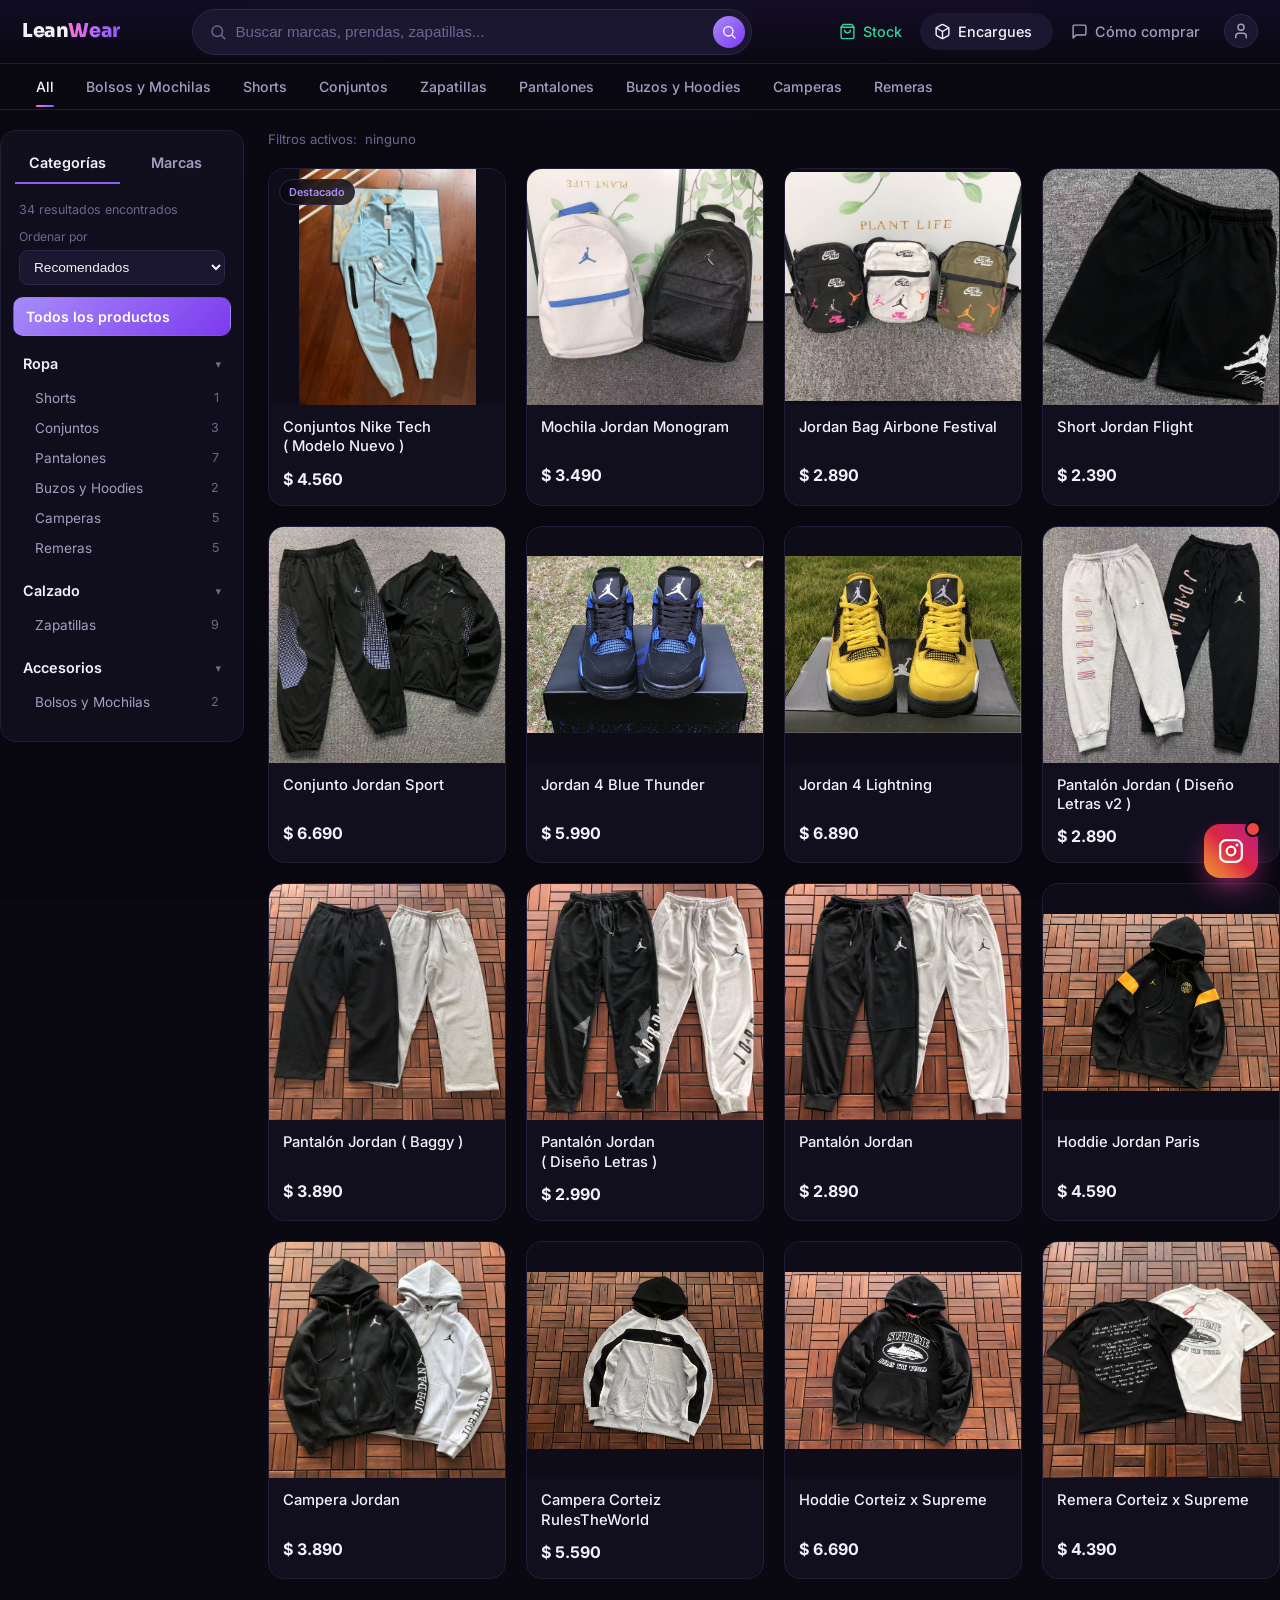
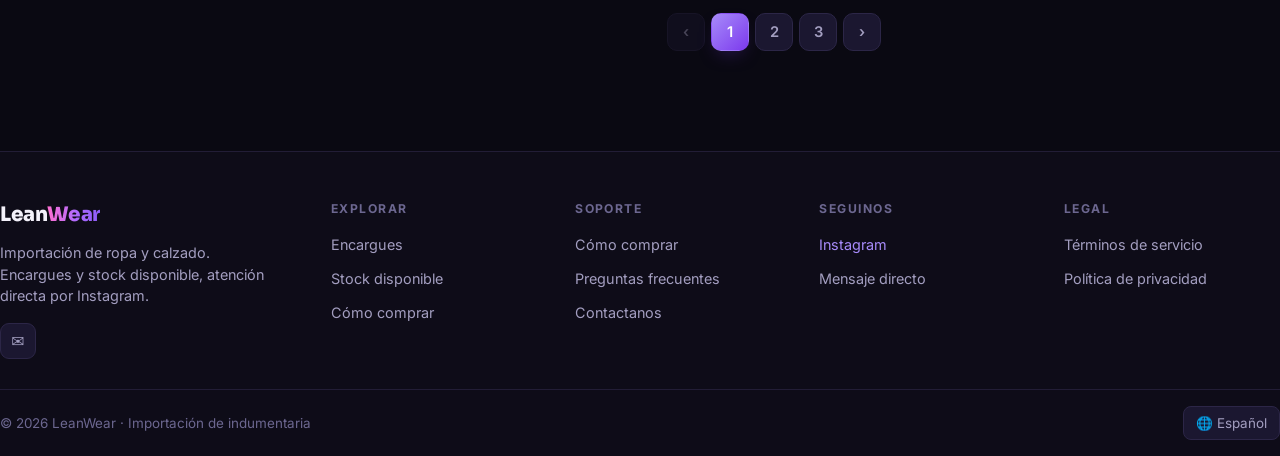
<file: index.html>
<!DOCTYPE html>
<html lang="es">
<head>
  <meta charset="UTF-8" />
  <meta name="viewport" content="width=device-width, initial-scale=1.0" />
  <meta name="description" content="LeanWear — Encargues a pedido de ropa y calzado importado." />
  <meta name="theme-color" content="#0a0912" />
  <link rel="icon" type="image/svg+xml" href="favicon.svg" />
  <title>Encargues · LeanWear</title>
  <link rel="preconnect" href="https://fonts.googleapis.com" />
  <link rel="preconnect" href="https://fonts.gstatic.com" crossorigin />
  <link href="https://fonts.googleapis.com/css2?family=Sora:wght@400;600;700;800&family=Inter:wght@400;500;600;700&display=swap" rel="stylesheet" />
  <link rel="stylesheet" href="css/styles.css" />
</head>
<body data-page="encargues">
  <main>
    <div class="catalog" data-seccion="encargues"></div>
  </main>

  <script src="js/config.js"></script>
  <script src="js/products.js"></script>
  <script src="js/layout.js"></script>
  <script src="js/catalog.js"></script>
</body>
</html>
</file>
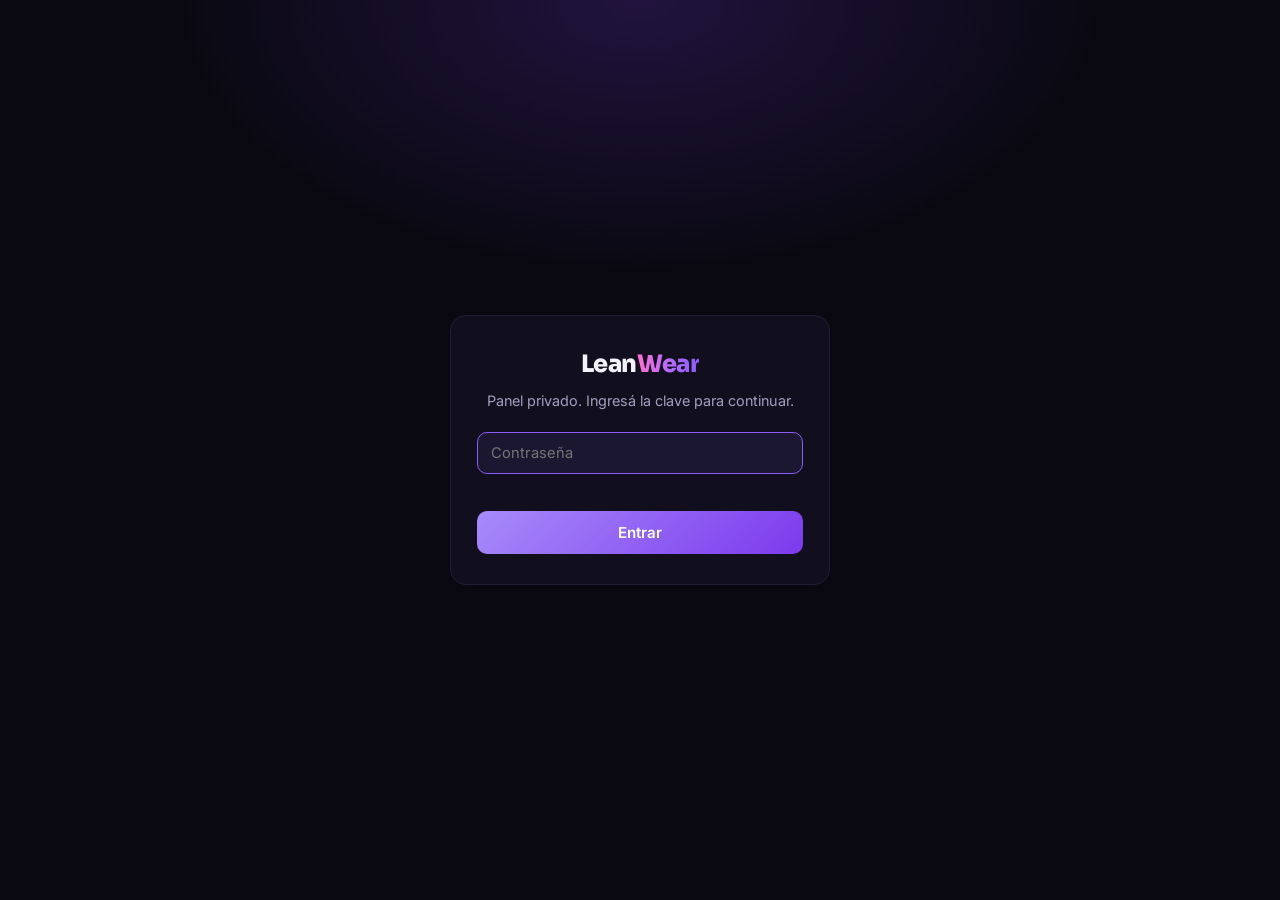
<file: admin.html>
<!DOCTYPE html>
<html lang="es">
<head>
  <meta charset="UTF-8" />
  <meta name="viewport" content="width=device-width, initial-scale=1.0" />
  <meta name="robots" content="noindex, nofollow" />
  <title>Panel · LeanWear</title>
  <link rel="icon" type="image/svg+xml" href="favicon.svg" />
  <link rel="preconnect" href="https://fonts.googleapis.com" />
  <link rel="preconnect" href="https://fonts.gstatic.com" crossorigin />
  <link href="https://fonts.googleapis.com/css2?family=Sora:wght@400;600;700;800&family=Inter:wght@400;500;600;700&display=swap" rel="stylesheet" />
  <link rel="stylesheet" href="css/styles.css" />
</head>
<body class="admin-body admin">

  <!-- ===== Pantalla de clave ===== -->
  <div class="gate" id="gate">
    <div class="gate-card">
      <span class="brand-name">Lean<b style="background:var(--grad-logo);-webkit-background-clip:text;background-clip:text;-webkit-text-fill-color:transparent;">Wear</b></span>
      <p>Panel privado. Ingresá la clave para continuar.</p>
      <input type="password" id="gatePass" placeholder="Contraseña" autocomplete="off" />
      <div class="gate-err" id="gateErr"></div>
      <button class="btn-admin" id="gateBtn" style="width:100%;margin-top:14px;">Entrar</button>
    </div>
  </div>

  <!-- ===== Panel (oculto hasta autenticar) ===== -->
  <div id="panel" hidden>
    <div class="admin-top">
      <div>
        <span class="brand-name">Lean<b style="color:var(--purple-2);">Wear</b></span>
        <span class="tag">Panel de productos</span>
      </div>
      <div style="display:flex;gap:10px;">
        <a class="admin-logout" href="index.html" target="_blank" rel="noopener">Ver sitio ↗</a>
        <button class="admin-logout" id="logoutBtn">Salir</button>
      </div>
    </div>

    <div class="admin-wrap">
      <div class="admin-grid">

        <!-- 1. Conexión GitHub -->
        <div class="panel-card">
          <h2><span class="step">1.</span> Conexión con GitHub</h2>
          <p class="hint">Necesario para publicar. El token queda guardado solo en este navegador.</p>
          <div class="row3">
            <div class="field"><label>Usuario / organización</label><input id="ghOwner" placeholder="tu-usuario" /></div>
            <div class="field"><label>Repositorio</label><input id="ghRepo" placeholder="leanwear" /></div>
            <div class="field"><label>Rama</label><input id="ghBranch" placeholder="main" /></div>
          </div>
          <div class="field">
            <label>Token de acceso (fine-grained, permiso "Contents: Read and write")</label>
            <input id="ghToken" type="password" placeholder="github_pat_..." autocomplete="off" />
            <div class="sub">Creá uno en GitHub → Settings → Developer settings → Fine-grained tokens, dándole acceso solo a este repositorio.</div>
          </div>
          <div class="pub-bar">
            <button class="btn-ghost2" id="testBtn">Probar conexión</button>
            <button class="btn-danger" id="forgetBtn">Borrar token de este navegador</button>
          </div>
          <div class="conn-status" id="connStatus"></div>
        </div>

        <!-- 2. Nuevo producto -->
        <div class="panel-card">
          <h2><span class="step">2.</span> Nuevo producto</h2>
          <p class="hint">Completá los datos. Los campos con * son obligatorios.</p>

          <div class="field"><label>Nombre *</label><input id="fNombre" placeholder="Buzo Oversize Essential" /></div>

          <div class="row3">
            <div class="field"><label>Marca *</label><input id="fMarca" placeholder="Nike" /></div>
            <div class="field"><label>Categoría *</label><select id="fCategoria"></select></div>
            <div class="field"><label>Sección *</label>
              <select id="fSeccion">
                <option value="stock">Stock (disponible)</option>
                <option value="encargues">Encargues (a pedido)</option>
              </select>
            </div>
          </div>

          <div class="field" id="newCatBox" hidden>
            <label>Nueva categoría</label>
            <div class="row2">
              <input id="newCatLabel" placeholder="Nombre visible (ej: Camperas)" />
              <select id="newCatGrupo"></select>
            </div>
            <div class="sub">Se crea sola y aparece en el menú lateral, dentro del grupo elegido.</div>
          </div>

          <div class="row2">
            <div class="field"><label>Precio</label><input id="fPrecio" type="number" min="0" placeholder="38000" /></div>
            <div class="field"><label>Talles (separados por coma)</label><input id="fTalles" placeholder="S, M, L, XL" /></div>
          </div>

          <div class="field"><label>Colores (separados por coma)</label><input id="fColores" placeholder="Negro, Gris, Violeta" /></div>

          <div class="field"><label>Descripción</label><textarea id="fDescripcion" placeholder="Algodón frisado, corte oversize..."></textarea></div>

          <div class="row2">
            <div class="field check"><input type="checkbox" id="fDestacado" /><label for="fDestacado" style="margin:0;">Destacado ★</label></div>
            <div class="field check"><input type="checkbox" id="fAgotado" /><label for="fAgotado" style="margin:0;">Agotado</label></div>
          </div>
        </div>

        <!-- 3. Imágenes -->
        <div class="panel-card">
          <h2><span class="step">3.</span> Fotos</h2>
          <p class="hint">Subí una o varias. La primera es la principal. Se guardan en <code>assets/&lt;marca&gt;/</code>.</p>
          <div class="img-drop" id="imgDrop">
            Arrastrá las fotos acá o <b>hacé click para elegir</b>
            <input type="file" id="imgInput" accept="image/*" multiple hidden />
          </div>
          <div class="img-previews" id="imgPreviews"></div>
        </div>

        <!-- 4. Publicar -->
        <div class="panel-card">
          <h2><span class="step">4.</span> Publicar</h2>
          <p class="hint">Sube las imágenes y agrega el producto al catálogo con un commit. El sitio se actualiza en ~1 minuto.</p>
          <div class="edit-badge" id="editBadge" hidden>✏️ Editando <b id="editName"></b> — <button type="button" id="cancelEdit">cancelar</button></div>
          <button class="btn-admin" id="publishBtn">Publicar producto</button>
          <div class="log" id="log"></div>
        </div>

        <!-- 5. Gestionar / eliminar -->
        <div class="panel-card">
          <h2><span class="step">5.</span> Productos cargados</h2>
          <p class="hint">Catálogo actual (leído del repo). Podés eliminar productos.</p>
          <button class="btn-ghost2" id="reloadBtn">↻ Actualizar lista</button>
          <div class="prod-list" id="prodList"></div>
        </div>

      </div>
    </div>
  </div>

  <script src="js/config.js"></script>
  <script src="js/admin.js"></script>
</body>
</html>
</file>
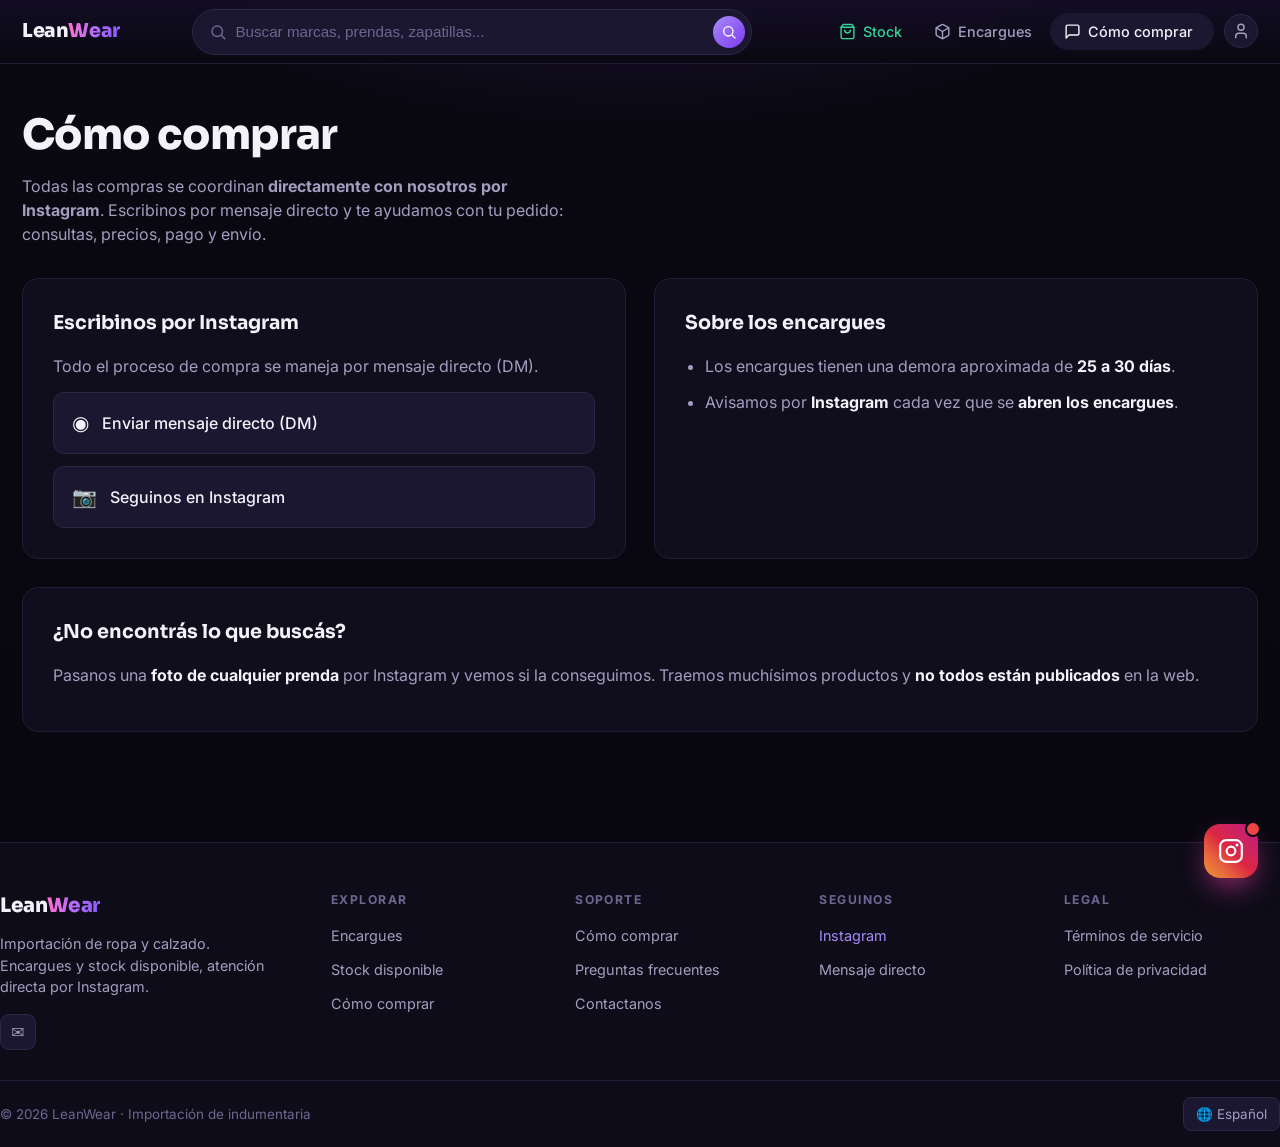
<file: contacto.html>
<!DOCTYPE html>
<html lang="es">
<head>
  <meta charset="UTF-8" />
  <meta name="viewport" content="width=device-width, initial-scale=1.0" />
  <meta name="description" content="LeanWear — Cómo comprar. Todas las compras se coordinan por Instagram." />
  <meta name="theme-color" content="#0a0912" />
  <link rel="icon" type="image/svg+xml" href="favicon.svg" />
  <title>Cómo Comprar · LeanWear</title>
  <link rel="preconnect" href="https://fonts.googleapis.com" />
  <link rel="preconnect" href="https://fonts.gstatic.com" crossorigin />
  <link href="https://fonts.googleapis.com/css2?family=Sora:wght@400;600;700;800&family=Inter:wght@400;500;600;700&display=swap" rel="stylesheet" />
  <link rel="stylesheet" href="css/styles.css" />
</head>
<body data-page="contacto">
  <main class="container">
    <div class="page-head">
      <h1>Cómo comprar</h1>
      <p>Todas las compras se coordinan <strong>directamente con nosotros por Instagram</strong>. Escribinos por mensaje directo y te ayudamos con tu pedido: consultas, precios, pago y envío.</p>
    </div>

    <div class="contacto-grid">
      <div class="contacto-card">
        <h3>Escribinos por Instagram</h3>
        <p class="cc-text">Todo el proceso de compra se maneja por mensaje directo (DM).</p>
        <ul class="contact-list">
          <li><a id="igDmLink" href="#" target="_blank" rel="noopener"><span class="ci">◉</span> Enviar mensaje directo (DM)</a></li>
          <li><a id="igLink" href="#" target="_blank" rel="noopener"><span class="ci">📷</span> Seguinos en Instagram</a></li>
        </ul>
      </div>

      <div class="contacto-card">
        <h3>Sobre los encargues</h3>
        <ul class="cc-list">
          <li>Los encargues tienen una demora aproximada de <strong>25 a 30 días</strong>.</li>
          <li>Avisamos por <strong>Instagram</strong> cada vez que se <strong>abren los encargues</strong>.</li>
        </ul>
      </div>

      <div class="contacto-card cc-wide">
        <h3>¿No encontrás lo que buscás?</h3>
        <p class="cc-text">Pasanos una <strong>foto de cualquier prenda</strong> por Instagram y vemos si la conseguimos. Traemos muchísimos productos y <strong>no todos están publicados</strong> en la web.</p>
      </div>
    </div>
  </main>

  <script src="js/config.js"></script>
  <script src="js/products.js"></script>
  <script src="js/layout.js"></script>
  <script src="js/contacto.js"></script>
</body>
</html>
</file>
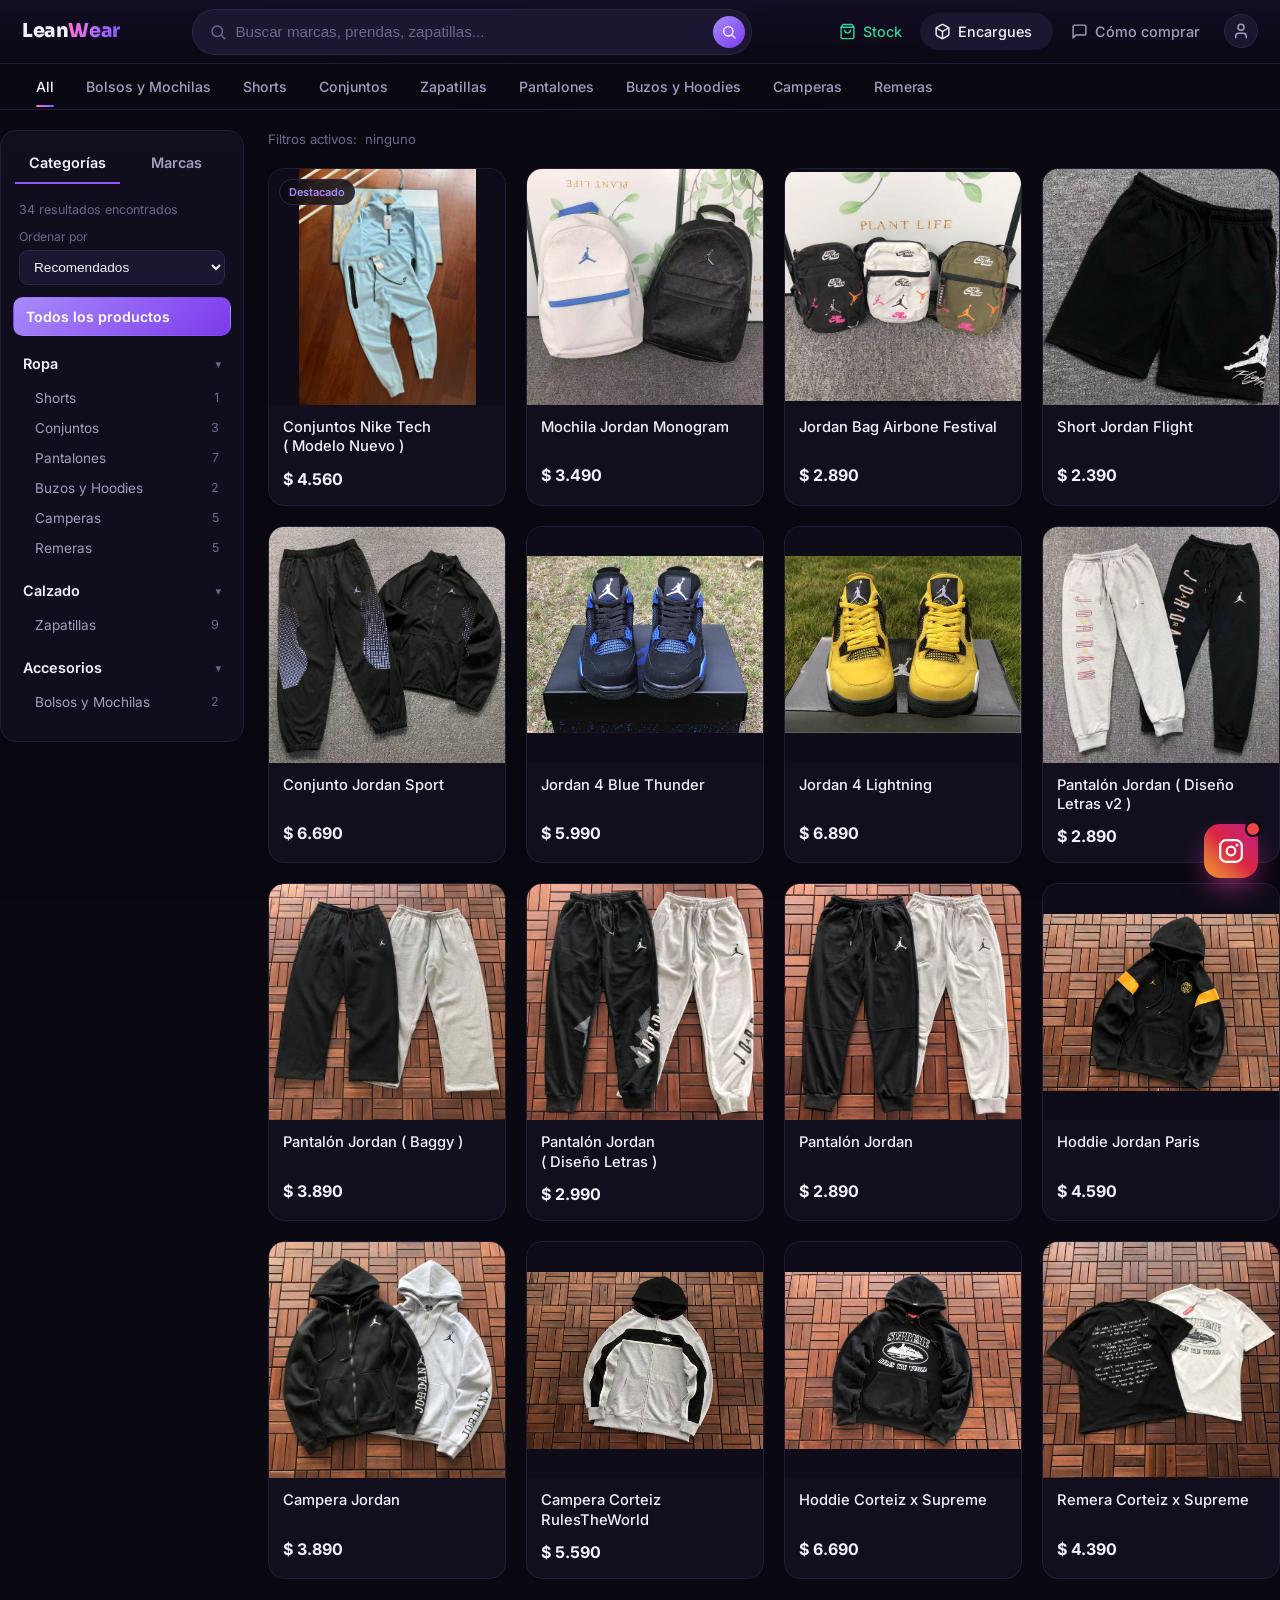
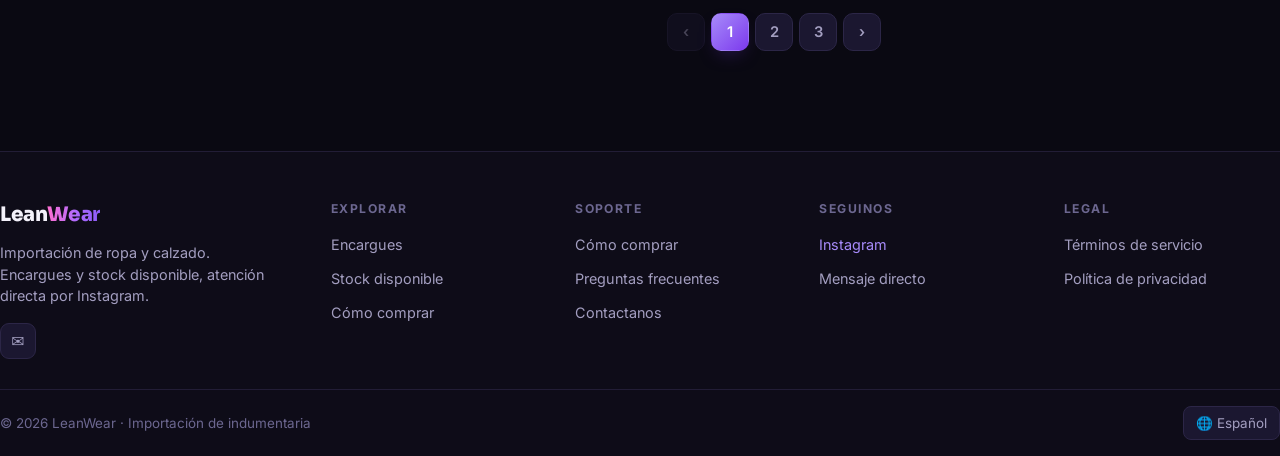
<file: encargues.html>
<!DOCTYPE html>
<html lang="es">
<head>
  <meta charset="UTF-8" />
  <meta http-equiv="refresh" content="0; url=index.html" />
  <link rel="canonical" href="index.html" />
  <title>Encargues · LeanWear</title>
  <script>location.replace("index.html");</script>
</head>
<body>
  Redirigiendo a <a href="index.html">Encargues</a>…
</body>
</html>
</file>
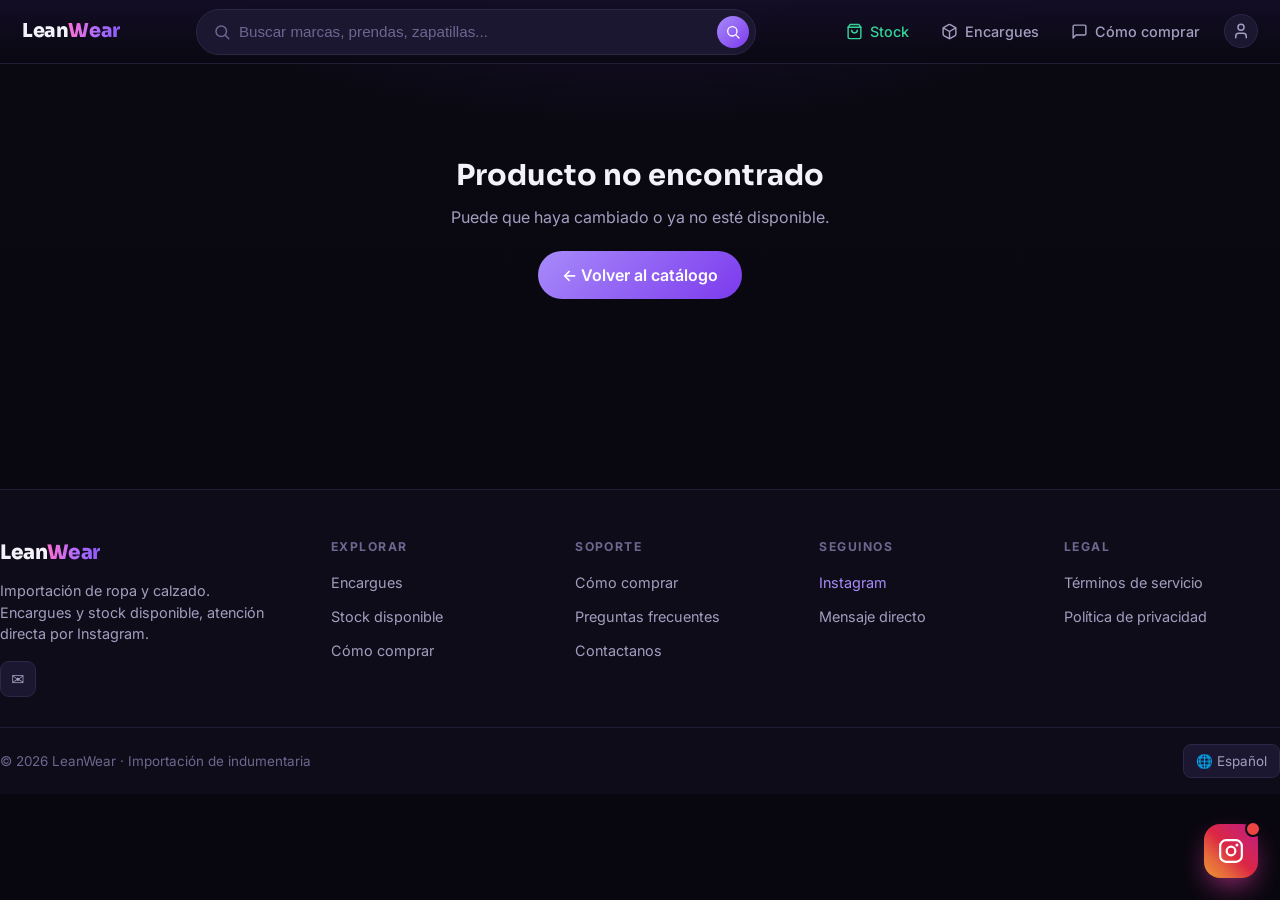
<file: producto.html>
<!DOCTYPE html>
<html lang="es">
<head>
  <meta charset="UTF-8" />
  <meta name="viewport" content="width=device-width, initial-scale=1.0" />
  <meta name="description" content="LeanWear — Detalle de producto." />
  <meta name="theme-color" content="#0a0912" />
  <link rel="icon" type="image/svg+xml" href="favicon.svg" />
  <title>Producto · LeanWear</title>
  <link rel="preconnect" href="https://fonts.googleapis.com" />
  <link rel="preconnect" href="https://fonts.gstatic.com" crossorigin />
  <link href="https://fonts.googleapis.com/css2?family=Sora:wght@400;600;700;800&family=Inter:wght@400;500;600;700&display=swap" rel="stylesheet" />
  <link rel="stylesheet" href="css/styles.css" />
</head>
<body data-page="producto">
  <main class="container producto-page" id="prodMain">
    <!-- Renderizado por js/producto.js -->
  </main>

  <script src="js/config.js"></script>
  <script src="js/products.js"></script>
  <script src="js/layout.js"></script>
  <script src="js/producto.js"></script>
</body>
</html>
</file>
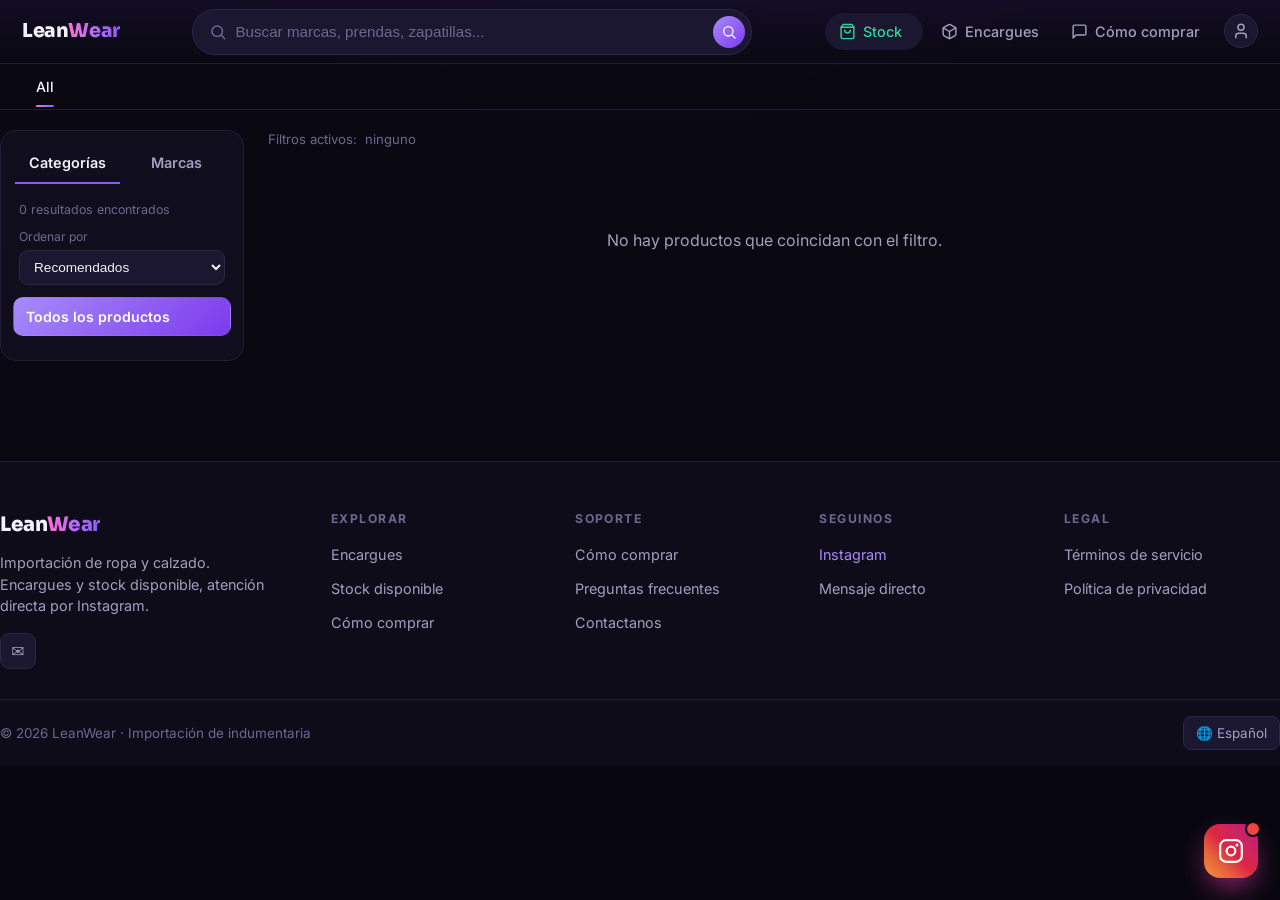
<file: stock.html>
<!DOCTYPE html>
<html lang="es">
<head>
  <meta charset="UTF-8" />
  <meta name="viewport" content="width=device-width, initial-scale=1.0" />
  <meta name="description" content="LeanWear — Stock disponible de ropa y calzado importado." />
  <meta name="theme-color" content="#0a0912" />
  <link rel="icon" type="image/svg+xml" href="favicon.svg" />
  <title>Stock · LeanWear</title>
  <link rel="preconnect" href="https://fonts.googleapis.com" />
  <link rel="preconnect" href="https://fonts.gstatic.com" crossorigin />
  <link href="https://fonts.googleapis.com/css2?family=Sora:wght@400;600;700;800&family=Inter:wght@400;500;600;700&display=swap" rel="stylesheet" />
  <link rel="stylesheet" href="css/styles.css" />
</head>
<body data-page="stock">
  <main>
    <div class="catalog" data-seccion="stock"></div>
  </main>

  <script src="js/config.js"></script>
  <script src="js/products.js"></script>
  <script src="js/layout.js"></script>
  <script src="js/catalog.js"></script>
</body>
</html>
</file>
<file: css/styles.css>
/* ===================================================================
   LeanWear — (ver bloque "Página de producto" al final para el detalle)
   Catálogo de importación (layout tipo tienda)
   Tema oscuro + morado/magenta. Header + barra de categorías +
   sidebar de filtros + grilla + footer. Responsivo.
   =================================================================== */

:root {
  --bg:        #0a0912;
  --bg-elev:   #0e0c18;
  --panel:     #110f1d;
  --panel-2:   #16132599;
  --panel-3:   #1b1730;
  --border:    #221d36;
  --border-2:  #2c2647;
  --text:      #f3f1fa;
  --muted:     #a39ec0;
  --muted-2:   #6c6790;

  --purple:        #8b5cf6;
  --purple-2:      #a78bfa;
  --purple-deep:   #6d28d9;
  --pink:          #ff5fcf;
  --grad-logo:     linear-gradient(90deg, #ff6fd1 0%, #b06bff 55%, #8b5cf6 100%);
  --grad-purple:   linear-gradient(135deg, #a78bfa 0%, #7c3aed 100%);
  --grad-ig:       linear-gradient(45deg, #f09433 0%, #e6683c 25%, #dc2743 50%, #cc2366 75%, #bc1888 100%);

  --radius:    16px;
  --radius-sm: 11px;
  --shadow:    0 18px 50px -22px rgba(124, 58, 237, .6);
  --maxw:      1500px;
  --header-h:  64px;
  --cats-h:    46px;

  --font-head: "Sora", system-ui, sans-serif;
  --font-body: "Inter", system-ui, sans-serif;
}

* { box-sizing: border-box; margin: 0; padding: 0; }
html { scroll-behavior: smooth; }
body {
  font-family: var(--font-body);
  background: var(--bg);
  color: var(--text);
  line-height: 1.5;
  -webkit-font-smoothing: antialiased;
}
body::before {
  content: "";
  position: fixed; inset: 0; z-index: -1;
  background:
    radial-gradient(70% 40% at 50% -10%, rgba(124, 58, 237, .18), transparent 60%),
    linear-gradient(180deg, var(--bg) 0%, #08070f 100%);
}
a { color: inherit; text-decoration: none; }
img { display: block; max-width: 100%; }
button { font-family: inherit; cursor: pointer; }
::-webkit-scrollbar { height: 8px; width: 8px; }
::-webkit-scrollbar-thumb { background: var(--border-2); border-radius: 8px; }

.container { width: 100%; max-width: var(--maxw); margin: 0 auto; padding: 0 22px; }

/* ===================== Header ===================== */
.site-header {
  position: sticky; top: 0; z-index: 60;
  height: var(--header-h);
  background: linear-gradient(180deg, rgba(20, 14, 38, .92), rgba(10, 9, 18, .92));
  backdrop-filter: blur(14px);
  border-bottom: 1px solid var(--border);
}
.header-inner { height: 100%; display: flex; align-items: center; gap: 20px; }

.brand { display: flex; align-items: center; gap: 9px; flex: 0 0 auto; }
.brand-mark {
  width: 30px; height: 30px; border-radius: 9px;
  display: grid; place-items: center;
  background: var(--grad-logo);
  color: #fff; font-weight: 800; font-family: var(--font-head);
  box-shadow: 0 6px 18px -6px var(--pink);
}
.brand-name { font-family: var(--font-head); font-weight: 800; font-size: 1.2rem; letter-spacing: -.4px; }
.brand-name b {
  font-weight: 800;
  background: var(--grad-logo);
  -webkit-background-clip: text; background-clip: text; -webkit-text-fill-color: transparent;
}

/* Buscador */
.search {
  flex: 1 1 auto; max-width: 560px; margin: 0 auto;
  display: flex; align-items: center; gap: 8px;
  background: var(--panel-3);
  border: 1px solid var(--border-2);
  border-radius: 999px;
  padding: 6px 6px 6px 16px;
  transition: border-color .2s;
}
.search:focus-within { border-color: var(--purple); }
.search .ico { color: var(--muted-2); display: grid; place-items: center; }
.nav-ico { width: 17px; height: 17px; flex: 0 0 auto; }
.search .ico .nav-ico { width: 18px; height: 18px; }
.search-go .nav-ico { width: 16px; height: 16px; }
.account .nav-ico { width: 18px; height: 18px; }
.search input {
  flex: 1; background: none; border: 0; outline: none;
  color: var(--text); font-size: .95rem;
}
.search input::placeholder { color: var(--muted-2); }
.search .search-clear {
  background: none; border: 0; color: var(--muted-2); font-size: 1rem;
  padding: 0 4px; display: none;
}
.search .search-clear.show { display: block; }
.search .search-go {
  width: 32px; height: 32px; border-radius: 50%; border: 0;
  background: var(--grad-purple); color: #fff; font-size: .9rem;
  display: grid; place-items: center; flex: 0 0 auto;
}

/* Nav derecha */
.header-nav { display: flex; align-items: center; gap: 4px; flex: 0 0 auto; }
.header-nav a {
  display: inline-flex; align-items: center; gap: 7px;
  font-size: .9rem; font-weight: 500; color: var(--muted);
  padding: 8px 14px; border-radius: 999px; transition: .18s;
}
.header-nav a:hover { color: var(--text); background: var(--panel-3); }
.header-nav a.active { color: var(--text); background: var(--panel-3); }
.header-nav a.nav-stock { color: #34d399; }                 /* "Stock" en verde */
.header-nav a.nav-stock:hover, .header-nav a.nav-stock.active { color: #34d399; background: var(--panel-3); }
.header-nav a.active::after {
  content: ""; }
.account {
  width: 34px; height: 34px; border-radius: 50%;
  display: grid; place-items: center; color: var(--muted);
  border: 1px solid var(--border-2); background: var(--panel-3);
  font-size: 1rem; margin-left: 6px;
}
.nav-toggle { display: none; background: none; border: 0; flex-direction: column; gap: 5px; padding: 6px; }
.nav-toggle span { width: 22px; height: 2px; background: var(--text); border-radius: 2px; transition: .3s; }
.nav-toggle.open span:nth-child(1){ transform: translateY(7px) rotate(45deg); }
.nav-toggle.open span:nth-child(2){ opacity: 0; }
.nav-toggle.open span:nth-child(3){ transform: translateY(-7px) rotate(-45deg); }

/* ===================== Barra de categorías ===================== */
.cat-bar {
  position: sticky; top: var(--header-h); z-index: 55;
  height: var(--cats-h);
  background: rgba(10, 9, 18, .92);
  backdrop-filter: blur(12px);
  border-bottom: 1px solid var(--border);
}
.cat-bar-inner { height: 100%; display: flex; align-items: center; gap: 4px; overflow-x: auto; scrollbar-width: none; }
.cat-bar-inner::-webkit-scrollbar { display: none; }
.cat-tab {
  position: relative;
  background: none; border: 0; color: var(--muted);
  font-size: .88rem; font-weight: 500; white-space: nowrap;
  padding: 12px 14px; transition: color .18s;
}
.cat-tab:hover { color: var(--text); }
.cat-tab.active { color: var(--text); }
.cat-tab.active::after {
  content: ""; position: absolute; left: 14px; right: 14px; bottom: 0;
  height: 2px; background: var(--grad-logo); border-radius: 2px;
}

/* ===================== Layout catálogo ===================== */
.catalog-shell { padding: 20px 0 60px; }
.catalog-grid { display: grid; grid-template-columns: 244px 1fr; gap: 24px; align-items: start; }

/* Sidebar */
.sidebar {
  position: sticky; top: calc(var(--header-h) + var(--cats-h) + 16px);
  background: var(--panel-2);
  border: 1px solid var(--border);
  border-radius: var(--radius);
  padding: 6px 6px 14px;
  max-height: calc(100vh - var(--header-h) - var(--cats-h) - 32px);
  overflow-y: auto;
}
.sb-tabs { display: flex; gap: 4px; padding: 8px 8px 0; }
.sb-tab {
  flex: 1; background: none; border: 0; color: var(--muted);
  font-size: .9rem; font-weight: 600; padding: 9px 6px 11px;
  border-bottom: 2px solid transparent;
}
.sb-tab.active { color: var(--text); border-bottom-color: var(--purple); }
.sb-meta { padding: 12px 12px 6px; }
.sb-count { font-size: .78rem; color: var(--muted-2); }
.sb-sort { margin-top: 8px; }
.sb-sort label { font-size: .76rem; color: var(--muted-2); display: block; margin-bottom: 4px; }
.sb-sort select {
  width: 100%; background: var(--panel-3); color: var(--text);
  border: 1px solid var(--border-2); border-radius: 9px;
  padding: 8px 10px; font-size: .85rem; outline: none;
}
.sb-panel { padding: 6px 6px 0; }
.sb-panel[hidden] { display: none; }
.sb-all {
  display: block; width: 100%; text-align: left;
  background: var(--panel-3); border: 1px solid var(--border-2);
  color: var(--text); font-size: .88rem; font-weight: 600;
  padding: 10px 12px; border-radius: 10px; margin-bottom: 10px;
}
.sb-all.active { background: var(--grad-purple); border-color: transparent; color: #fff; }

.sb-group { margin-bottom: 4px; }
.sb-group-head {
  display: flex; align-items: center; justify-content: space-between;
  width: 100%; background: none; border: 0; color: var(--text);
  font-size: .9rem; font-weight: 600; padding: 9px 10px;
  border-radius: 8px;
}
.sb-group-head:hover { background: var(--panel-3); }
.sb-group-head .chev { color: var(--muted-2); transition: transform .2s; font-size: .7rem; }
.sb-group.collapsed .chev { transform: rotate(-90deg); }
.sb-group.collapsed .sb-items { display: none; }
.sb-items { display: flex; flex-direction: column; padding: 2px 0 6px; }
.sb-item {
  text-align: left; background: none; border: 0;
  color: var(--muted); font-size: .85rem;
  padding: 7px 12px 7px 22px; border-radius: 8px; transition: .15s;
  display: flex; justify-content: space-between; gap: 8px;
}
.sb-item:hover { color: var(--text); background: var(--panel-3); }
.sb-item.active { color: var(--purple-2); }
.sb-item .qty { color: var(--muted-2); font-size: .78rem; }
.sb-divider { height: 1px; background: var(--border); margin: 8px 6px; }

/* Contenido */
.content { min-width: 0; }
.toolbar {
  display: flex; align-items: center; gap: 12px; flex-wrap: wrap;
  margin-bottom: 18px;
}
.active-filters { display: flex; align-items: center; gap: 8px; flex-wrap: wrap; flex: 1; }
.af-label { font-size: .82rem; color: var(--muted-2); }
.af-chip {
  display: inline-flex; align-items: center; gap: 7px;
  font-size: .82rem; color: var(--text);
  background: var(--panel-3); border: 1px solid var(--border-2);
  padding: 5px 7px 5px 12px; border-radius: 999px;
}
.af-chip button { background: none; border: 0; color: var(--muted); font-size: .9rem; line-height: 1; }
.af-clear { font-size: .82rem; color: var(--purple-2); background: none; border: 0; }
.ask-ig {
  display: inline-flex; align-items: center; gap: 8px;
  font-size: .85rem; font-weight: 600; color: #fff;
  border: 1px solid transparent;
  background: var(--grad-ig);
  padding: 8px 16px; border-radius: 999px; transition: .2s;
  box-shadow: 0 8px 22px -10px #c1338e;
}
.ask-ig:hover { transform: translateY(-1px); filter: brightness(1.06); }

/* Grilla */
.grid { display: grid; grid-template-columns: repeat(4, 1fr); gap: 20px; }

/* Paginación (1 2 3 …) */
.pager { display: flex; justify-content: center; align-items: center; gap: 6px; flex-wrap: wrap; margin-top: 34px; }
.pager:empty { display: none; }
.pg-btn { min-width: 38px; height: 38px; padding: 0 10px; border-radius: 10px;
  background: var(--panel-3); border: 1px solid var(--border-2); color: var(--muted);
  font-size: .92rem; font-weight: 600; cursor: pointer; transition: .15s; }
.pg-btn:hover:not(.dis):not(.active) { color: var(--text); border-color: var(--purple); }
.pg-btn.active { background: var(--grad-purple); border-color: transparent; color: #fff; box-shadow: 0 8px 20px -10px rgba(124, 58, 237, .55); }
.pg-btn.dis { opacity: .4; cursor: not-allowed; }
.pg-dots { color: var(--muted-2); padding: 0 4px; }
.card {
  background: var(--panel); border: 1px solid var(--border);
  border-radius: var(--radius); overflow: hidden; cursor: pointer;
  transition: transform .2s, border-color .2s, box-shadow .2s;
  animation: fadeUp .45s both;
}
.card:hover { transform: translateY(-5px); border-color: var(--border-2); box-shadow: var(--shadow); }
.card-media { position: relative; aspect-ratio: 1 / 1; background: var(--bg-elev); overflow: hidden; }
.card-media img { width: 100%; height: 100%; object-fit: contain; transition: transform .35s; }
.card:hover .card-media img { transform: scale(1.04); }
.card-badge {
  position: absolute; top: 10px; left: 10px;
  font-size: .68rem; font-weight: 600; padding: 4px 9px; border-radius: 999px;
  background: rgba(10, 9, 18, .8); backdrop-filter: blur(6px);
  border: 1px solid var(--border-2); color: var(--purple-2);
}
.card-badge.sold { color: #ff8a8a; }
.card-body { padding: 13px 14px 14px; }
.card-name {
  font-size: .92rem; font-weight: 500; line-height: 1.32; color: var(--text);
  min-height: 2.4em; display: -webkit-box; -webkit-line-clamp: 2; -webkit-box-orient: vertical; overflow: hidden;
  text-wrap: pretty; /* evita dejar una palabra/")" sola al final */
}
.card-foot { display: flex; align-items: center; justify-content: space-between; margin-top: 10px; }
.card-price { font-weight: 700; font-size: 1rem; }
.card-fav { background: none; border: 0; color: var(--muted-2); font-size: 1.05rem; transition: .18s; }
.card-fav:hover, .card-fav.on { color: var(--pink); }

.empty-state { color: var(--muted); text-align: center; padding: 60px 0; grid-column: 1 / -1; }
@keyframes fadeUp { from { opacity: 0; transform: translateY(12px); } to { opacity: 1; transform: none; } }

/* ===================== Modal ===================== */
.modal { position: fixed; inset: 0; z-index: 100; display: flex; align-items: center; justify-content: center; padding: 20px; }
.modal[hidden] { display: none; }
.modal-backdrop { position: absolute; inset: 0; background: rgba(5, 4, 10, .82); backdrop-filter: blur(8px); animation: fade .25s; }
.modal-dialog {
  position: relative; display: grid; grid-template-columns: 1.05fr 1fr;
  width: min(940px, 100%); max-height: 90vh;
  background: var(--bg-elev); border: 1px solid var(--border-2);
  border-radius: var(--radius); overflow: hidden;
  box-shadow: 0 40px 90px -30px rgba(0,0,0,.9);
  animation: pop .3s cubic-bezier(.2,.8,.2,1);
}
.modal-close {
  position: absolute; top: 14px; right: 14px; z-index: 4;
  width: 38px; height: 38px; border-radius: 50%;
  background: rgba(10,9,18,.7); border: 1px solid var(--border-2);
  color: var(--text); font-size: 1rem; transition: .2s;
}
.modal-close:hover { background: var(--purple-deep); border-color: var(--purple); }
.modal-gallery { background: #fff; padding: 16px; display: flex; flex-direction: column; gap: 12px; }
.gallery-main { position: relative; aspect-ratio: 1/1; border-radius: var(--radius-sm); overflow: hidden; background: #fafafa; }
.gallery-main img { width: 100%; height: 100%; object-fit: contain; }
.gallery-main .badge {
  position: absolute; top: 12px; left: 12px; font-size: .72rem; font-weight: 600;
  padding: 5px 11px; border-radius: 999px; background: rgba(10,9,18,.78); color: #fff;
}
.gallery-thumbs { display: flex; gap: 9px; overflow-x: auto; }
.gallery-thumbs img {
  width: 60px; height: 60px; object-fit: contain; background: #f4f4f6;
  border-radius: 9px; border: 2px solid transparent; opacity: .7; transition: .2s; flex: 0 0 auto;
}
.gallery-thumbs img:hover { opacity: 1; }
.gallery-thumbs img.active { opacity: 1; border-color: var(--purple); }
.modal-info { padding: 36px 32px 28px; overflow-y: auto; }
.modal-brand { font-size: .78rem; text-transform: uppercase; letter-spacing: .1em; color: var(--muted-2); }
.modal-title { font-family: var(--font-head); font-weight: 700; font-size: 1.55rem; margin: 5px 0 10px; line-height: 1.18; }
.modal-price { font-size: 1.3rem; font-weight: 700; color: var(--purple-2); margin-bottom: 16px; }
.modal-desc { color: var(--muted); margin-bottom: 22px; font-size: .94rem; }
.modal-row { margin-bottom: 18px; }
.modal-label { display: block; font-size: .76rem; text-transform: uppercase; letter-spacing: .1em; color: var(--muted-2); margin-bottom: 9px; }
.chips { display: flex; flex-wrap: wrap; gap: 8px; }
.chip { font-size: .85rem; padding: 7px 14px; border-radius: 9px; background: var(--panel-3); border: 1px solid var(--border-2); color: var(--text); }
.modal-cta { width: 100%; margin-top: 12px; display: inline-flex; align-items: center; justify-content: center; gap: 8px;
  background: var(--grad-purple); color: #fff; font-weight: 600; padding: 13px; border-radius: 999px; box-shadow: var(--shadow); }
@keyframes fade { from { opacity: 0; } to { opacity: 1; } }
@keyframes pop { from { opacity: 0; transform: scale(.96) translateY(10px); } to { opacity: 1; transform: none; } }

/* ===================== Instagram flotante ===================== */
.ig-float {
  position: fixed; right: 22px; bottom: 22px; z-index: 70;
  width: 54px; height: 54px; border-radius: 16px;
  background: var(--grad-ig); color: #fff; display: grid; place-items: center;
  border: 0; box-shadow: 0 12px 30px -8px #c1338e;
  transition: transform .2s;
}
.ig-float .nav-ico { width: 26px; height: 26px; }
.ig-float:hover { transform: scale(1.08); }
.ig-float::after {
  content: ""; position: absolute; top: -3px; right: -3px;
  width: 12px; height: 12px; border-radius: 50%; background: #ef4444; border: 2px solid var(--bg);
}

/* ===================== Footer ===================== */
.site-footer { border-top: 1px solid var(--border); background: var(--bg-elev); margin-top: 40px; }
.footer-inner { display: grid; grid-template-columns: 1.4fr repeat(4, 1fr); gap: 28px; padding: 48px 0 30px; }
.footer-brand .brand-name { font-size: 1.25rem; }
.footer-brand p { color: var(--muted); font-size: .9rem; margin: 12px 0 16px; max-width: 280px; }
.footer-mail {
  width: 36px; height: 36px; border-radius: 9px; display: grid; place-items: center;
  background: var(--panel-3); border: 1px solid var(--border-2); color: var(--muted);
}
.footer-col h4 { font-size: .76rem; letter-spacing: .12em; text-transform: uppercase; color: var(--muted-2); margin-bottom: 14px; }
.footer-col ul { list-style: none; display: flex; flex-direction: column; gap: 10px; }
.footer-col a { font-size: .9rem; color: var(--muted); transition: color .15s; }
.footer-col a:hover { color: var(--text); }
.footer-col a.hl { color: var(--purple-2); }
.footer-bottom {
  border-top: 1px solid var(--border); padding: 16px 0;
  display: flex; align-items: center; justify-content: space-between; gap: 12px; flex-wrap: wrap;
}
.footer-bottom p { color: var(--muted-2); font-size: .84rem; }
.footer-bottom .lang { background: var(--panel-3); border: 1px solid var(--border-2); color: var(--muted); padding: 6px 12px; border-radius: 8px; font-size: .84rem; }

/* ===================== Página contacto ===================== */
.page-head { padding: 40px 0 8px; }
.page-head h1 { font-family: var(--font-head); font-weight: 800; font-size: clamp(1.9rem, 4vw, 2.6rem); letter-spacing: -.6px; }
.page-head p { color: var(--muted); margin-top: 8px; max-width: 560px; }
.contacto-grid { display: grid; grid-template-columns: 1fr 1fr; gap: 28px; padding: 24px 0 70px; }
.contacto-card { background: var(--panel-2); border: 1px solid var(--border); border-radius: var(--radius); padding: 30px; }
.contacto-card h3 { font-family: var(--font-head); font-size: 1.2rem; margin-bottom: 16px; }
.contact-list { list-style: none; display: flex; flex-direction: column; gap: 12px; }
.contact-list a {
  display: flex; align-items: center; gap: 13px; font-weight: 500;
  padding: 15px 18px; border-radius: var(--radius-sm);
  background: var(--panel-3); border: 1px solid var(--border-2); transition: .2s;
}
.contact-list a:hover { border-color: var(--purple); transform: translateX(4px); }
.contact-list .ci { font-size: 1.25rem; }
.steps { padding-left: 20px; color: var(--muted); display: flex; flex-direction: column; gap: 12px; }
.steps strong { color: var(--text); }
.cc-text { color: var(--muted); margin-bottom: 14px; }
.cc-text strong { color: var(--text); }
.cc-list { padding-left: 20px; color: var(--muted); display: flex; flex-direction: column; gap: 12px; }
.cc-list strong { color: var(--text); }
.cc-wide { grid-column: 1 / -1; }

/* ===================== Responsive ===================== */
@media (max-width: 1100px) {
  .grid { grid-template-columns: repeat(3, 1fr); }
  .footer-inner { grid-template-columns: 1fr 1fr 1fr; }
  .footer-brand { grid-column: 1 / -1; }
}
@media (max-width: 900px) {
  .catalog-grid { grid-template-columns: 1fr; }
  .sidebar { position: relative; top: 0; max-height: none; }
  .search { order: 3; flex-basis: 100%; max-width: none; }
}
@media (max-width: 820px) {
  .modal-dialog { grid-template-columns: 1fr; overflow-y: auto; }
  .contacto-grid { grid-template-columns: 1fr; }
}
@media (max-width: 760px) {
  .header-nav .nav-text { display: none; }
  .header-nav { gap: 0; }
  .grid { grid-template-columns: repeat(2, 1fr); gap: 13px; }
}
@media (max-width: 560px) {
  .footer-inner { grid-template-columns: 1fr 1fr; }
}
/* ===================================================================
   Página de producto (detalle)
   =================================================================== */
.producto-page { padding-bottom: 60px; }
.breadcrumb { display: flex; align-items: center; gap: 9px; flex-wrap: wrap; font-size: .84rem; color: var(--muted-2); padding: 18px 0 22px; }
.breadcrumb a { color: var(--muted); }
.breadcrumb a:hover { color: var(--text); }
.breadcrumb .sep { opacity: .4; }
.breadcrumb .cur { color: var(--muted); }

.producto-grid { display: grid; grid-template-columns: minmax(0, 1fr) minmax(0, 1fr); gap: 40px; align-items: start; }

.pg-gallery { display: flex; flex-direction: column; gap: 12px; position: sticky; top: calc(var(--header-h) + 16px); }
.pg-main { position: relative; aspect-ratio: 1 / 1; background: var(--bg-elev); border: 1px solid var(--border); border-radius: var(--radius); overflow: hidden; }
.pg-main img { width: 100%; height: 100%; object-fit: contain; }
.pg-badge { position: absolute; top: 14px; left: 14px; font-size: .74rem; font-weight: 600; padding: 5px 12px; border-radius: 999px;
  background: rgba(10,9,18,.78); border: 1px solid var(--border-2); color: var(--purple-2); backdrop-filter: blur(6px); }
.pg-badge.sold { color: #ff8a8a; }
.pg-thumbs { display: flex; gap: 10px; flex-wrap: wrap; }
.pg-thumbs img { width: 70px; height: 70px; object-fit: cover; background: var(--bg-elev); border-radius: 10px;
  border: 2px solid transparent; cursor: pointer; opacity: .65; transition: .18s; }
.pg-thumbs img:hover { opacity: 1; }
.pg-thumbs img.active { opacity: 1; border-color: var(--purple); }

.pg-info { min-width: 0; }
.pg-title { font-family: var(--font-head); font-weight: 700; font-size: clamp(1.5rem, 3vw, 2.1rem); line-height: 1.15; letter-spacing: -.4px; }
.pg-tags { display: flex; gap: 8px; flex-wrap: wrap; margin: 14px 0 18px; }
.pg-tag { font-size: .78rem; color: var(--muted); background: var(--panel-3); border: 1px solid var(--border-2); padding: 5px 12px; border-radius: 999px; }
.pg-tag.hl { color: var(--purple-2); }
.pg-actions { display: flex; gap: 8px; flex-wrap: wrap; margin-bottom: 18px; }
.pg-action { display: inline-flex; align-items: center; gap: 6px; font-size: .82rem; color: var(--muted);
  background: none; border: 1px solid var(--border-2); padding: 8px 14px; border-radius: 999px; transition: .18s; }
.pg-action:hover { color: var(--text); border-color: var(--purple); }
.pg-action.on { color: var(--pink); border-color: color-mix(in srgb, var(--pink) 50%, transparent); }
.pg-price { font-size: clamp(1.5rem, 3vw, 1.9rem); font-weight: 800; margin: 4px 0 22px; }

.pg-block { background: var(--panel-2); border: 1px solid var(--border); border-radius: 14px; padding: 16px 18px; margin-bottom: 14px; }
.pg-block-head { display: flex; align-items: center; justify-content: space-between; margin-bottom: 12px; }
.pg-block-label { font-size: .76rem; text-transform: uppercase; letter-spacing: .09em; color: var(--muted-2); }
.opt-chips { display: flex; gap: 8px; flex-wrap: wrap; }
.opt-chip { font-size: .86rem; color: var(--text); background: var(--panel-3); border: 1px solid var(--border-2);
  padding: 9px 15px; border-radius: 10px; cursor: pointer; transition: .15s; }
.opt-chip:hover { border-color: var(--purple); }
.opt-chip.active { background: var(--grad-purple); border-color: transparent; color: #fff; }

.pg-cta { width: 100%; display: inline-flex; align-items: center; justify-content: center; gap: 9px;
  background: var(--grad-purple); color: #fff; font-weight: 600; font-size: 1rem; padding: 15px; border-radius: 12px;
  box-shadow: var(--shadow); margin-top: 8px; transition: transform .15s; }
.pg-cta:hover { transform: translateY(-2px); }
.pg-sel-hint { color: var(--purple-2); font-size: .85rem; margin: 10px 0 0; min-height: 1em; }
.pg-ig-banner { display: flex; align-items: center; gap: 12px; justify-content: space-between;
  background: var(--panel-2); border: 1px solid var(--border-2);
  color: var(--muted); font-size: .85rem; padding: 12px 15px; border-radius: 12px; margin-top: 12px; }
.pg-ig-banner b { color: var(--text); }
.pg-ig-banner .ig-ic { font-weight: 600; white-space: nowrap;
  background: var(--grad-ig); -webkit-background-clip: text; background-clip: text; -webkit-text-fill-color: transparent; }

/* Fotos reales del producto */
.real-photos { margin-top: 44px; }
.rp-grid { display: grid; grid-template-columns: repeat(auto-fill, minmax(150px, 1fr)); gap: 14px; }
.rp-item { padding: 0; border: 1px solid var(--border); border-radius: 14px; overflow: hidden;
  background: #fff; cursor: zoom-in; aspect-ratio: 1 / 1; transition: transform .2s, border-color .2s; }
.rp-item:hover { transform: translateY(-4px); border-color: var(--purple); }
.rp-item img { width: 100%; height: 100%; object-fit: cover; }

/* Visor (lightbox) */
.lightbox { position: fixed; inset: 0; z-index: 130; display: grid; place-items: center;
  background: rgba(5,4,10,.92); backdrop-filter: blur(6px); padding: 30px; animation: fade .2s; }
.lightbox[hidden] { display: none; }
.lb-img { max-width: 92vw; max-height: 86vh; object-fit: contain; border-radius: 12px;
  box-shadow: 0 30px 80px -20px #000; }
.lb-close { position: absolute; top: 18px; right: 18px; width: 44px; height: 44px; border-radius: 50%;
  background: rgba(20,16,38,.8); border: 1px solid var(--border-2); color: #fff; font-size: 1.1rem; cursor: pointer; }
.lb-close:hover { background: var(--purple-deep); }
.lb-nav { position: absolute; top: 50%; transform: translateY(-50%); width: 50px; height: 50px; border-radius: 50%;
  background: rgba(20,16,38,.8); border: 1px solid var(--border-2); color: #fff; font-size: 1.7rem; line-height: 1; cursor: pointer; }
.lb-nav:hover { background: var(--purple-deep); }
.lb-prev { left: 18px; }
.lb-next { right: 18px; }
.lb-count { position: absolute; bottom: 20px; left: 50%; transform: translateX(-50%);
  color: var(--muted); font-size: .85rem; background: rgba(20,16,38,.8); border: 1px solid var(--border-2);
  padding: 5px 14px; border-radius: 999px; }
@media (max-width: 560px) { .lb-nav { width: 40px; height: 40px; font-size: 1.4rem; } }

.prod-desc { margin: 44px 0 10px; max-width: 860px; }
.prod-desc h2 { font-family: var(--font-head); font-size: 1.25rem; margin-bottom: 12px; }
.prod-desc p { color: var(--muted); }
.spec { display: grid; grid-template-columns: repeat(auto-fit, minmax(150px, 1fr)); gap: 12px; margin-top: 20px; }
.spec div { background: var(--panel-2); border: 1px solid var(--border); border-radius: 12px; padding: 12px 15px; }
.spec span { display: block; font-size: .72rem; text-transform: uppercase; letter-spacing: .06em; color: var(--muted-2); margin-bottom: 5px; }
.spec b { font-weight: 600; }

.similar { margin-top: 52px; }
.similar-head { margin-bottom: 22px; }
.similar-head h2 { font-family: var(--font-head); font-size: 1.4rem; }
.similar-head p { color: var(--muted); font-size: .9rem; margin-top: 4px; }

.prod-missing { text-align: center; padding: 90px 0; }
.prod-missing h1 { font-family: var(--font-head); font-size: 1.8rem; margin-bottom: 8px; }
.prod-missing p { color: var(--muted); margin-bottom: 22px; }
.btn-volver { display: inline-block; background: var(--grad-purple); color: #fff; font-weight: 600; padding: 12px 24px; border-radius: 999px; }

.toast { position: fixed; left: 50%; bottom: 90px; transform: translate(-50%, 20px); z-index: 120;
  background: var(--panel-3); border: 1px solid var(--border-2); color: var(--text);
  padding: 11px 20px; border-radius: 999px; font-size: .88rem; box-shadow: var(--shadow); opacity: 0; transition: .3s; }
.toast.show { opacity: 1; transform: translate(-50%, 0); }

@media (max-width: 900px) {
  .producto-grid { grid-template-columns: 1fr; gap: 24px; }
  .pg-gallery { position: relative; top: 0; }
}

/* ===================================================================
   Panel de administración (admin.html) — secreto, conectado a GitHub
   =================================================================== */
.admin-body { background: var(--bg); }
.admin-top { position: sticky; top: 0; z-index: 30; display: flex; align-items: center; justify-content: space-between;
  height: 60px; padding: 0 22px; background: linear-gradient(180deg, rgba(20,14,38,.92), rgba(10,9,18,.92));
  backdrop-filter: blur(12px); border-bottom: 1px solid var(--border); }
.admin-top .brand-name { font-family: var(--font-head); font-weight: 800; font-size: 1.15rem; }
.admin-top .tag { font-size: .74rem; color: var(--muted-2); border: 1px solid var(--border-2); padding: 3px 10px; border-radius: 999px; margin-left: 10px; }
.admin-logout { background: var(--panel-3); border: 1px solid var(--border-2); color: var(--muted); font-size: .85rem; padding: 7px 14px; border-radius: 999px; cursor: pointer; }
.admin-logout:hover { color: var(--text); border-color: var(--purple); }

/* Pantalla de clave */
.gate { position: fixed; inset: 0; z-index: 50; display: grid; place-items: center; padding: 22px;
  background: radial-gradient(60% 50% at 50% 0%, rgba(124,58,237,.2), transparent 60%), var(--bg); }
.gate[hidden] { display: none; }   /* sin esto, "display:grid" le gana al atributo hidden */
.gate-card { width: min(380px, 100%); background: var(--panel-2); border: 1px solid var(--border); border-radius: var(--radius); padding: 30px 26px; text-align: center; }
.gate-card .brand-name { font-family: var(--font-head); font-weight: 800; font-size: 1.5rem; }
.gate-card p { color: var(--muted); font-size: .9rem; margin: 8px 0 20px; }
.gate-card input { width: 100%; }
.gate-err { color: #ff8a8a; font-size: .85rem; margin-top: 10px; min-height: 1em; }

.admin-wrap { max-width: 1100px; margin: 0 auto; padding: 26px 22px 70px; }
.admin-grid { display: grid; grid-template-columns: 1fr; gap: 20px; }
.panel-card { background: var(--panel-2); border: 1px solid var(--border); border-radius: var(--radius); padding: 22px 24px; }
.panel-card h2 { font-family: var(--font-head); font-size: 1.15rem; margin-bottom: 4px; }
.panel-card .hint { color: var(--muted-2); font-size: .85rem; margin-bottom: 18px; }
.panel-card h2 .step { color: var(--purple-2); }

/* Formularios */
.admin label { display: block; font-size: .8rem; color: var(--muted); margin: 0 0 6px; font-weight: 500; }
.admin input, .admin select, .admin textarea {
  width: 100%; background: var(--panel-3); color: var(--text);
  border: 1px solid var(--border-2); border-radius: 10px; padding: 11px 13px; font-size: .92rem;
  font-family: inherit; outline: none; transition: border-color .15s; }
.admin input:focus, .admin select:focus, .admin textarea:focus { border-color: var(--purple); }
.admin textarea { resize: vertical; min-height: 78px; }
.admin .field { margin-bottom: 16px; }
.admin .row2 { display: grid; grid-template-columns: 1fr 1fr; gap: 14px; }
.admin .row3 { display: grid; grid-template-columns: 1fr 1fr 1fr; gap: 14px; }
.admin .check { display: flex; align-items: center; gap: 8px; }
.admin .check input { width: auto; }
.admin .sub { font-size: .76rem; color: var(--muted-2); margin-top: 5px; }

.btn-admin { display: inline-flex; align-items: center; justify-content: center; gap: 8px;
  background: var(--grad-purple); color: #fff; font-weight: 600; font-size: .95rem; border: 0;
  padding: 12px 22px; border-radius: 10px; cursor: pointer; box-shadow: var(--shadow); transition: transform .15s; }
.btn-admin:hover { transform: translateY(-1px); }
.btn-admin:disabled { opacity: .5; cursor: not-allowed; transform: none; }
.btn-ghost2 { background: var(--panel-3); border: 1px solid var(--border-2); color: var(--text);
  font-weight: 600; font-size: .9rem; padding: 11px 18px; border-radius: 10px; cursor: pointer; }
.btn-ghost2:hover { border-color: var(--purple); }
.btn-danger { background: none; border: 1px solid color-mix(in srgb, #ff6b6b 50%, transparent); color: #ff8a8a;
  font-size: .85rem; padding: 9px 16px; border-radius: 10px; cursor: pointer; }

.conn-status { font-size: .85rem; margin-top: 12px; }
.conn-status.ok { color: #6ee7a8; }
.conn-status.bad { color: #ff8a8a; }

/* Imágenes */
.img-drop { border: 2px dashed var(--border-2); border-radius: 12px; padding: 22px; text-align: center;
  color: var(--muted); cursor: pointer; transition: .15s; }
.img-drop:hover, .img-drop.over { border-color: var(--purple); background: var(--panel-3); color: var(--text); }
.img-drop b { color: var(--purple-2); }
.img-previews { display: grid; grid-template-columns: repeat(auto-fill, minmax(110px, 1fr)); gap: 12px; margin-top: 14px; }
.img-previews:empty { display: none; }
.img-thumb { position: relative; border: 1px solid var(--border-2); border-radius: 10px; overflow: hidden; background: #fff; aspect-ratio: 1/1; }
.img-thumb img { width: 100%; height: 100%; object-fit: cover; }
.img-thumb .main-tag { position: absolute; top: 6px; left: 6px; font-size: .65rem; font-weight: 700; color: #fff;
  background: var(--grad-purple); padding: 3px 8px; border-radius: 999px; }
.img-thumb .img-actions { position: absolute; inset: auto 0 0 0; display: flex; gap: 4px; padding: 5px; background: linear-gradient(180deg, transparent, rgba(0,0,0,.7)); }
.img-thumb .img-actions button { flex: 1; background: rgba(20,16,38,.85); border: 0; color: #fff; font-size: .68rem; padding: 4px; border-radius: 6px; cursor: pointer; }
.img-thumb .img-actions button:hover { background: var(--purple-deep); }

/* Log de publicación */
.pub-bar { display: flex; gap: 12px; align-items: center; flex-wrap: wrap; margin-top: 6px; }
.log { margin-top: 16px; background: #07060d; border: 1px solid var(--border); border-radius: 10px;
  padding: 14px 16px; font-family: ui-monospace, monospace; font-size: .82rem; color: var(--muted);
  max-height: 260px; overflow-y: auto; white-space: pre-wrap; line-height: 1.6; }
.log:empty { display: none; }
.log .ok { color: #6ee7a8; }
.log .bad { color: #ff8a8a; }
.log .info { color: var(--purple-2); }

/* Lista de productos cargados */
.prod-list { margin-top: 14px; display: flex; flex-direction: column; gap: 8px; }
.pl-empty { color: var(--muted-2); font-size: .88rem; padding: 8px 0; }
.prod-row { display: flex; align-items: center; gap: 12px;
  background: var(--panel-3); border: 1px solid var(--border-2); border-radius: 10px; padding: 10px 12px; }
.pr-thumb { width: 46px; height: 46px; flex: 0 0 auto; border-radius: 8px; object-fit: cover;
  background: #fff; border: 1px solid var(--border-2); }
.pr-thumb.sinfoto { background: var(--panel-2); display: inline-block; }
.pr-info { display: flex; flex-direction: column; min-width: 0; flex: 1; }
.pr-info b { font-size: .92rem; }
.pr-sub { font-size: .78rem; color: var(--muted-2); }
.pr-actions { display: flex; gap: 6px; flex: 0 0 auto; }
.pr-edit, .pr-del { font-size: .82rem; padding: 7px 13px; border-radius: 8px; cursor: pointer; transition: .15s; background: none; }
.pr-edit { border: 1px solid var(--border-2); color: var(--muted); }
.pr-edit:hover { color: var(--text); border-color: var(--purple); }
.pr-del { border: 1px solid color-mix(in srgb, #ff6b6b 45%, transparent); color: #ff8a8a; }
.pr-del:hover { background: color-mix(in srgb, #ff6b6b 18%, transparent); }

.edit-badge { font-size: .85rem; color: var(--purple-2); background: var(--panel-3);
  border: 1px solid var(--border-2); border-radius: 10px; padding: 9px 13px; margin-bottom: 12px; }
.edit-badge[hidden] { display: none; }
.edit-badge button { background: none; border: 0; color: #ff8a8a; cursor: pointer; font-size: .85rem; text-decoration: underline; }

@media (max-width: 620px) { .admin .row2, .admin .row3 { grid-template-columns: 1fr; } }

@media (prefers-reduced-motion: reduce) { * { animation: none !important; scroll-behavior: auto; } }
</file>
